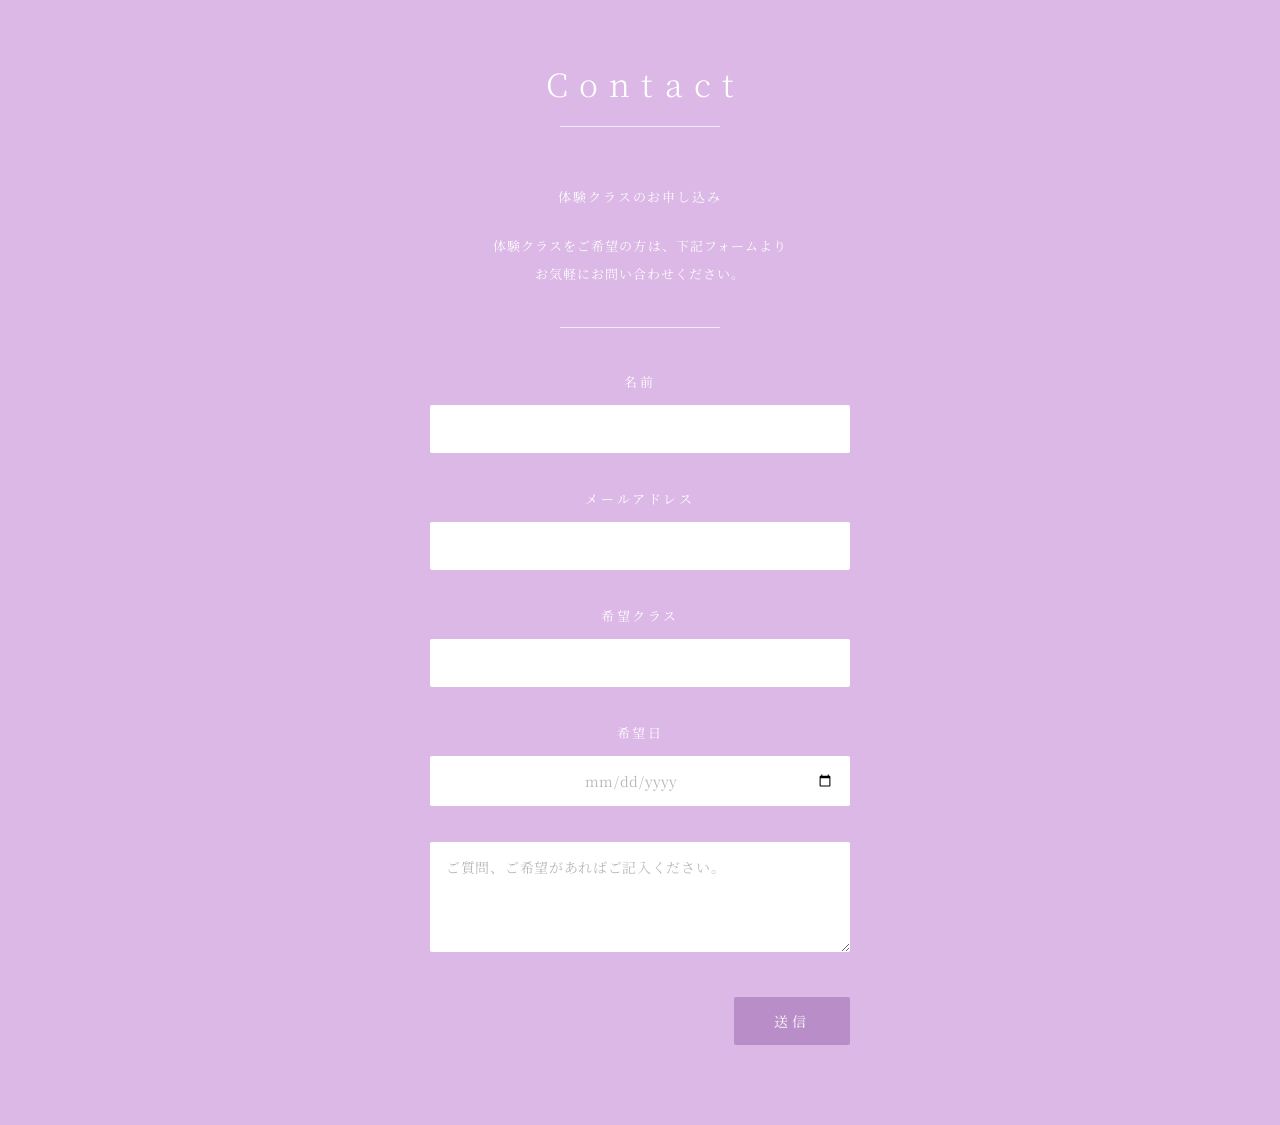
<file: contact.html>
<!DOCTYPE html>
<html lang="ja">
<head>
<meta charset="UTF-8">
<title>Contact</title>
<meta name="viewport" content="width=device-width, initial-scale=1.0">
<link rel="preconnect" href="https://fonts.googleapis.com">
<link href="https://fonts.googleapis.com/css2?family=Noto+Serif+JP:wght@300;400;500&display=swap" rel="stylesheet">
<style>
  * {
    box-sizing: border-box;
  }
  body {
    margin: 0;
    font-family: 'Noto Serif JP', serif;
  }
  body.contact-page {
    background: #dcb8e6;
    color: #ffffff;
    padding: 60px 24px 80px;
  }
  .wrap {
    max-width: 420px;
    margin: 0 auto;
  }
  h1 {
    text-align: center;
    font-weight: 300;
    font-size: 32px;
    letter-spacing: 0.35em;
    margin: 0 0 20px;
    padding-left: 0.35em;
  }
  .title-rule {
    width: 160px;
    height: 1px;
    background: rgba(255, 255, 255, 0.7);
    margin: 0 auto 56px;
  }
  .intro {
    text-align: center;
  }
  .intro .lead {
    font-size: 13px;
    letter-spacing: 0.15em;
    margin: 0 0 22px;
  }
  .intro p {
    font-size: 13px;
    line-height: 2.1;
    letter-spacing: 0.08em;
    margin: 0;
    opacity: 0.95;
  }
  .section-rule {
    width: 160px;
    height: 1px;
    background: rgba(255, 255, 255, 0.7);
    margin: 40px auto 44px;
  }
  form {
    display: flex;
    flex-direction: column;
    gap: 36px;
  }
  label {
    display: block;
    text-align: center;
    font-size: 13px;
    letter-spacing: 0.2em;
    margin-bottom: 14px;
  }
  input[type="text"],
  input[type="email"],
  input[type="date"],
  textarea {
    width: 100%;
    border: none;
    border-radius: 2px;
    background: #ffffff;
    color: #333333;
    font-family: 'Noto Serif JP', serif;
    font-size: 14px;
    padding: 14px 16px;
    outline: none;
  }
  input::placeholder,
  textarea::placeholder {
    color: #b9b9b9;
    letter-spacing: 0.05em;
  }
  input[type="date"] {
    text-align: center;
    color: #333333;
    appearance: none;
    -webkit-appearance: none;
  }
  input[type="date"]:not(.has-value)::-webkit-datetime-edit {
    color: #b9b9b9;
  }
  textarea {
    min-height: 110px;
    resize: vertical;
    line-height: 1.7;
  }
  .submit-row {
    display: flex;
    justify-content: flex-end;
    margin-top: 4px;
  }
  button {
    background: #b98ec8;
    color: #ffffff;
    border: none;
    border-radius: 2px;
    padding: 14px 40px;
    font-family: 'Noto Serif JP', serif;
    font-size: 14px;
    letter-spacing: 0.3em;
    cursor: pointer;
    transition: background 0.2s ease;
  }
  button:hover {
    background: #a97cb8;
  }
  button:active {
    background: #9a6ea8;
  }
  @media (max-width: 380px) {
    h1 { font-size: 26px; letter-spacing: 0.28em; }
    body.contact-page { padding: 48px 18px 64px; }
  }
</style>
</head>
<body class="contact-page">
<div class="wrap">
  <h1>Contact</h1>
  <div class="title-rule"></div>

  <div class="intro">
    <p class="lead">体験クラスのお申し込み</p>
    <p>
      体験クラスをご希望の方は、下記フォームより<br>
      お気軽にお問い合わせください。
    </p>
  </div>

  <div class="section-rule"></div>

  <form id="contactForm">
    <div>
      <label for="name">名前</label>
      <input type="text" id="name" name="name" required>
    </div>

    <div>
      <label for="email">メールアドレス</label>
      <input type="email" id="email" name="email" required>
    </div>

    <div>
      <label for="class">希望クラス</label>
      <input type="text" id="class" name="class">
    </div>

    <div>
      <label for="date">希望日</label>
      <input type="date" id="date" name="date" onchange="this.classList.add('has-value')">
    </div>

    <div>
      <textarea id="message" name="message" placeholder="ご質問、ご希望があればご記入ください。"></textarea>
    </div>

    <div class="submit-row">
      <button type="submit">送信</button>
    </div>
  </form>
</div>

<script>
  document.getElementById('contactForm').addEventListener('submit', function(e) {
    e.preventDefault();
    alert('送信されました（デモ）。実際のフォーム送信処理をここに接続してください。');
  });
</script>
</body>
</html>
</file>
